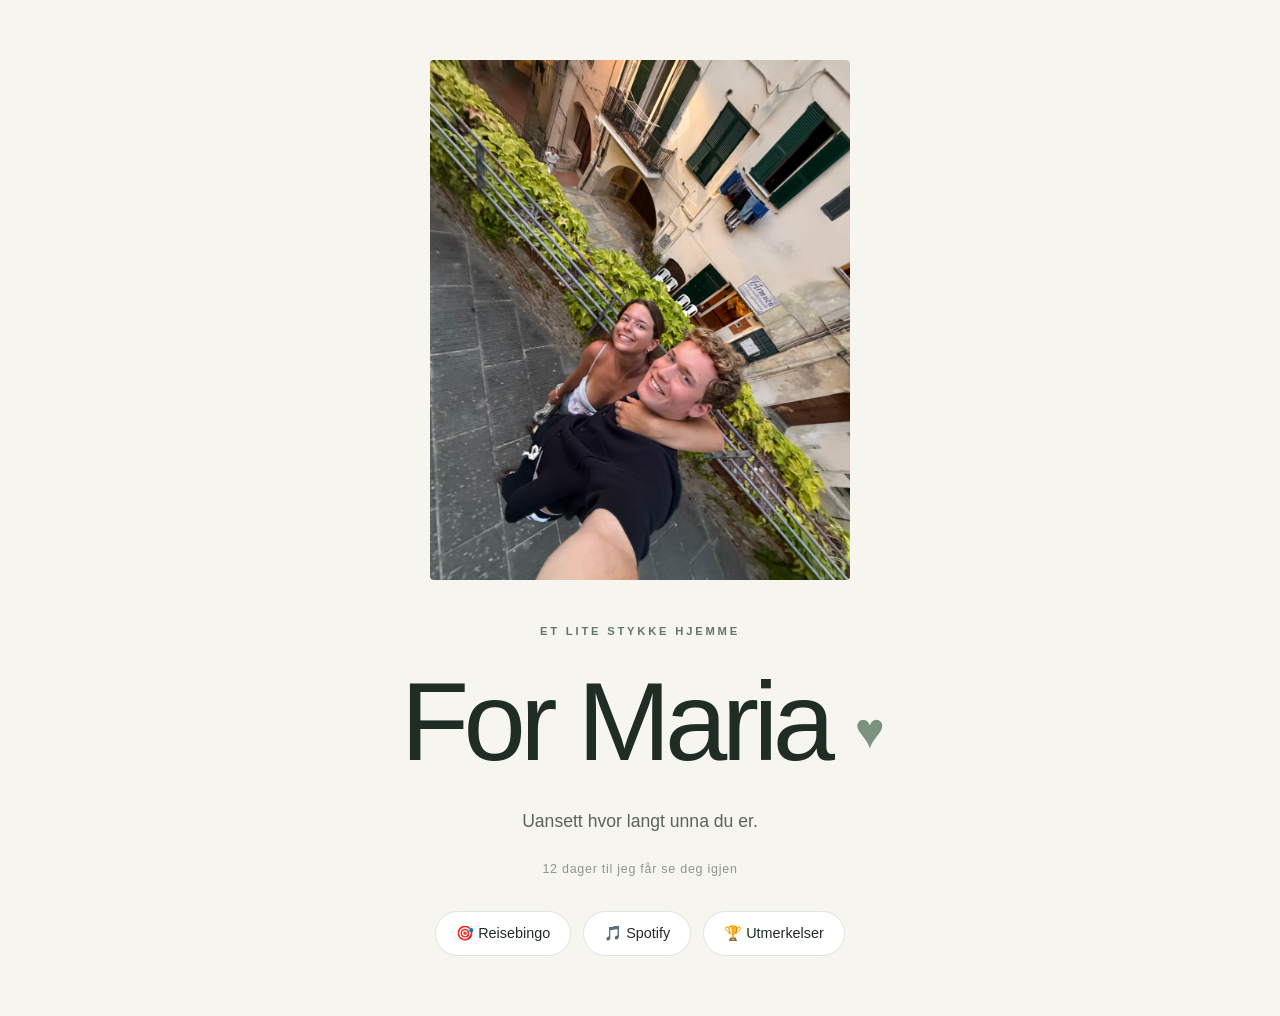
<file: index.html>
<!DOCTYPE html>
<html lang="no">
<head>
    <meta charset="UTF-8">
    <meta name="viewport" content="width=device-width, initial-scale=1.0">
    <title>For Maria ❤️</title>
    <link rel="stylesheet" href="style.css?v=4">
</head>

<body>

    <main class="home">

    <img 
        src="images/IMG_6119.jpeg" 
        alt="Maria og meg"
        class="hero-image"
    >

    <p class="eyebrow">ET LITE STYKKE HJEMME</p>

    <h1>For Maria <span>♥</span></h1>

    <p class="intro">
        Uansett hvor langt unna du er.
    </p>
    <p class="countdown" id="countdown"></p>
<nav class="navigation">

    <a href="bingo.html" class="nav-button">
        🎯 Reisebingo
    </a>

    <a href="spotify.html" class="nav-button">
    🎵 Spotify
    <a href="awards.html" class="nav-button">
    🏆 Utmerkelser
</a>
</a>

</nav>
</main>
<script src="js/countdown.js?v=4"></script>
</body>
</html>
</file>
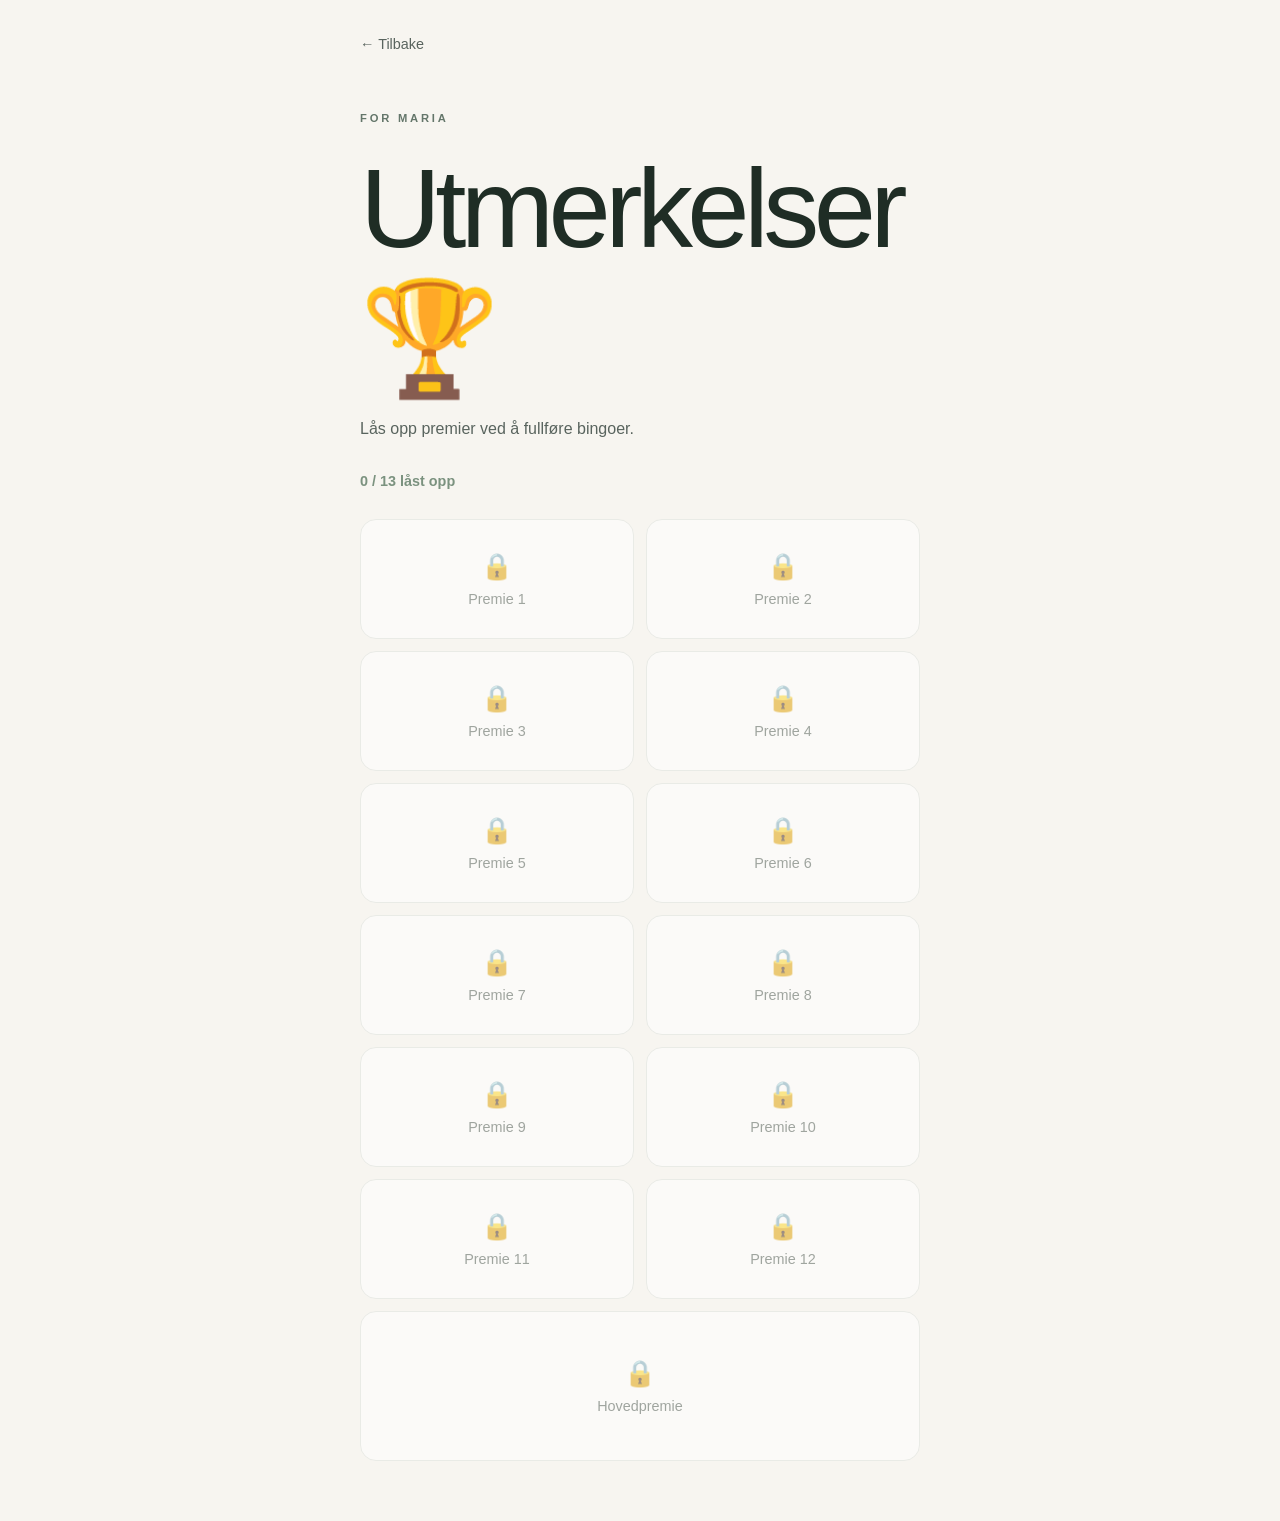
<file: awards.html>
<!DOCTYPE html>
<html lang="no">
<head>
    <meta charset="UTF-8">
    <meta name="viewport" content="width=device-width, initial-scale=1.0">
    <title>Utmerkelser – For Maria</title>
    <link rel="stylesheet" href="style.css?v=5">
</head>

<body>

    <main class="awards-page">

        <a href="index.html" class="back-button">
            ← Tilbake
        </a>

        <p class="eyebrow">FOR MARIA</p>

        <h1>Utmerkelser 🏆</h1>

        <p class="page-intro">
            Lås opp premier ved å fullføre bingoer.
        </p>

        <div class="awards-progress">
            <span id="awards-count">0</span> / 13 låst opp
        </div>

        <div class="awards-grid">
<div class="letter-overlay" id="letter-overlay">

    <div class="secret-letter">

        <button class="letter-close" id="letter-close">
            &times;
        </button>

        <p class="eyebrow">ÅPNE NÅR DU SAVNER MEG</p>

        <h2>Til Maria ♥</h2>

        <div class="letter-text">
            <p>
                Hei Maria! ❤️
            </p>
            <p>
                Så moro at du faktisk tar i bruk gaven og fullfører bingoen.
            </p>
            <p>
                Jeg gleder meg helt sinnssykt mye til å kunne tilbringe dager og netter sammen med deg igjen. Til å erte hverandre, og til at jeg terger deg helt til vannet nesten renner over. Til å sitte og se på en eller annen serie og så vidt komme oss gjennom én episode før vi blir altfor opptatt med hverandre. Og til de dagene hvor tiden bare flyr, og hele dagen plutselig har gått før vi egentlig har kommet oss ut av senga.
            </p>
            <p>
                Jeg gleder meg til å være en enda nærmere del av hverdagen din, og til å fortsette på den fine tiden vi hadde sammen i sommer – med så mye latter, så mange smil og virkelig carzy gode minner.
            </p>
            <p>
                Savner deg, og gleder meg skikkelig til fortsettelsen.
            </p>
            <p>
                Glad i deg ❤️
            </p>
        </div>

    </div>

</div>
    <div class="award-card locked" data-award="1">
    <span class="award-icon">🔒</span>
    <span class="award-label">Premie 1</span>
    <p class="award-reward">En sang fra meg 🎵</p>

    <button class="reward-button multi-redeem-button" data-limit="3">
        Løs inn premie
    </button>

    <p class="multi-redeem-status">
        <span class="used-count">0</span> / 3 brukt
    </p>
</div>

   <div class="award-card locked" data-award="2">
    <span class="award-icon">🔒</span>
    <span class="award-label">Premie 2</span>
    <p class="award-reward">Kaffe på meg ☕</p>

    <button class="reward-button redeem-button">
        Løs inn premie
    </button>

    <button class="redeemed-text">
        Løst inn ✓
    </button>
</div>


<div class="award-card locked" data-award="3">
    <span class="award-icon">🔒</span>
    <span class="award-label">Premie 3</span>
    <p class="award-reward">Åpne når du savner meg 💌</p>

    <button class="reward-button letter-button">
        Åpne brevet
    </button>
</div>


<div class="award-card locked" data-award="4">
    <span class="award-icon">🔒</span>
    <span class="award-label">Premie 4</span>
    <p class="award-reward">Mitt bildevalg 📸</p>

    <button class="reward-button multi-redeem-button" data-limit="5">
        Løs inn premie
    </button>

    <p class="multi-redeem-status">
        <span class="used-count">0</span> / 5 brukt
    </p>
</div>


<div class="award-card locked" data-award="5">
    <span class="award-icon">🔒</span>
    <span class="award-label">Premie 5</span>
    <p class="award-reward">En drink på meg 🍹</p>

    <button class="reward-button redeem-button">
        Løs inn premie
    </button>

    <button class="redeemed-text">
        Løst inn ✓
    </button>
</div>


<div class="award-card locked" data-award="6">
    <span class="award-icon">🔒</span>
    <span class="award-label">Premie 6</span>
    <p class="award-reward">Valgfri kino når du kommer hjem 🎬</p>

    <button class="reward-button redeem-button">
        Løs inn premie
    </button>

    <button class="redeemed-text">
        Løst inn ✓
    </button>
</div>


<div class="award-card locked" data-award="7">
    <span class="award-icon">🔒</span>
    <span class="award-label">Premie 7</span>
    <p class="award-reward">Middag på meg 🍽️</p>

    <button class="reward-button redeem-button">
        Løs inn premie
    </button>

    <button class="redeemed-text">
        Løst inn ✓
    </button>
</div>


<div class="award-card locked" data-award="8">
    <span class="award-icon">🔒</span>
    <span class="award-label">Premie 8</span>
    <p class="award-reward">Tre valg 🗺️</p>

    <button class="reward-button redeem-button">
        Løs inn premie
    </button>

    <button class="redeemed-text">
        Løst inn ✓
    </button>
</div>


<div class="award-card locked" data-award="9">
    <span class="award-icon">🔒</span>
    <span class="award-label">Premie 9</span>
    <p class="award-reward">En overraskelse hjemmefra 📦</p>

    <button class="reward-button redeem-button">
        Løs inn premie
    </button>

    <button class="redeemed-text">
        Løst inn ✓
    </button>
</div>


<div class="award-card locked" data-award="10">
    <span class="award-icon">🔒</span>
    <span class="award-label">Premie 10</span>
    <p class="award-reward">Maria bestemmer 👑</p>

    <button class="reward-button redeem-button">
        Løs inn premie
    </button>

    <button class="redeemed-text">
        Løst inn ✓
    </button>
</div>


<div class="award-card locked" data-award="11">
    <span class="award-icon">🔒</span>
    <span class="award-label">Premie 11</span>
    <p class="award-reward">Reise-wildcard ✈️</p>

    <button class="reward-button redeem-button">
        Løs inn premie
    </button>

    <button class="redeemed-text">
        Løst inn ✓
    </button>
</div>


<div class="award-card locked" data-award="12">
    <span class="award-icon">🔒</span>
    <span class="award-label">Premie 12</span>
    <p class="award-reward">Valgfri TikTok med meg 📱</p>

    <button class="reward-button redeem-button">
        Løs inn premie
    </button>

    <button class="redeemed-text">
        Løst inn ✓
    </button>
</div>


<div class="award-card locked grand-prize" data-award="13">
    <span class="award-icon">🔒</span>
    <span class="award-label">Hovedpremie</span>
    <p class="award-reward">Velkommen hjem-gave 🏆</p>

    <button class="reward-button redeem-button">
        Løs inn premie
    </button>

    <button class="redeemed-text">
        Løst inn ✓
    </button>
</div>

    </main>
<script src="js/awards.js?v=5"></script>
</body>
</html>
</file>
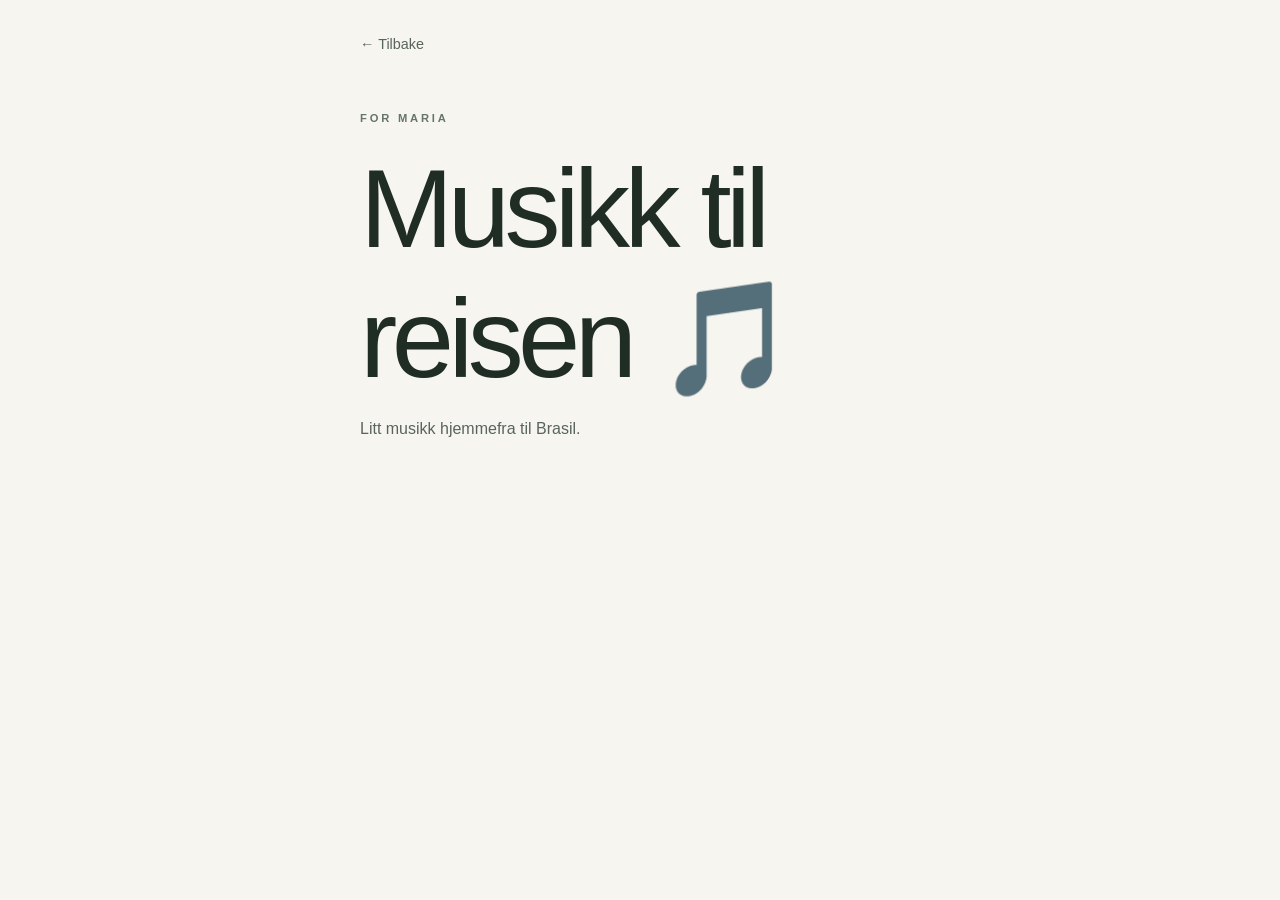
<file: spotify.html>
<!DOCTYPE html>
<html lang="no">
<head>
    <meta charset="UTF-8">
    <meta name="viewport" content="width=device-width, initial-scale=1.0">
    <title>Spotify – For Maria</title>
   <link rel="stylesheet" href="style.css?v=3">
</head>

<body>

    <main class="content-page">

        <a href="index.html" class="back-button">
            ← Tilbake
        </a>

        <p class="eyebrow">FOR MARIA</p>

        <h1>Musikk til reisen 🎵</h1>

        <p class="page-intro">
            Litt musikk hjemmefra til Brasil.
        </p>

        <div class="spotify-container">

    <iframe
        style="border-radius:12px"
        src="https://open.spotify.com/embed/playlist/5EnkEVGc51DLE10mL25FpC"
        width="100%"
        height="352"
        frameborder="0"
        allowfullscreen=""
        allow="autoplay; clipboard-write; encrypted-media; fullscreen; picture-in-picture"
        loading="lazy">
    </iframe>

</div>

    </main>

</body>
</html>
</file>
<file: style.css>
.hero-image {
    width: min(80vw, 420px);
    height: 520px;
    object-fit: cover;
    border-radius: 4px;
    margin-bottom: 45px;
}
* {
    box-sizing: border-box;
}

body {
    margin: 0;
    min-height: 100vh;
    background: #f7f5f0;
    color: #1f2d25;
    font-family: Arial, sans-serif;
}

.home {
    min-height: 100vh;

    display: flex;
    flex-direction: column;
    justify-content: center;
    align-items: center;

    text-align: center;
    padding: 60px 25px;
}

.eyebrow {
    margin: 0 0 20px 0;

    font-size: 0.7rem;
    letter-spacing: 0.25em;
    font-weight: 600;

    color: #64766a;
}

h1 {
    margin: 0;

    font-size: clamp(3.5rem, 12vw, 7rem);
    font-weight: 400;
    letter-spacing: -0.05em;
}

h1 span {
    font-size: 0.45em;
    vertical-align: middle;
    color: #7b927f;
}

.intro {
    margin-top: 25px;

    font-size: 1.1rem;
    font-weight: 300;

    color: #59645e;
}
.navigation {
    display: flex;
    gap: 12px;
    margin-top: 35px;
    flex-wrap: wrap;
    justify-content: center;
}

.nav-button {
    display: inline-block;

    padding: 13px 20px;

    background: #ffffff;
    color: #1f2d25;

    border: 1px solid #dfe3df;
    border-radius: 30px;

    text-decoration: none;
    font-size: 0.9rem;

    transition: all 0.2s ease;
}

.nav-button:hover {
    transform: translateY(-2px);
    border-color: #9aaa9d;
}
.bingo-page {
    min-height: 100vh;
    padding: 35px 16px 60px;
    max-width: 600px;
    margin: 0 auto;
}

.back-button {
    display: inline-block;
    margin-bottom: 60px;

    color: #59645e;
    text-decoration: none;
    font-size: 0.9rem;
}

.bingo-page h1 {
    font-size: clamp(2.5rem, 10vw, 4rem);
    margin: 0;
}

.bingo-intro {
    color: #59645e;
    margin-top: 15px;
}
.bingo-grid {
    display: grid;
    grid-template-columns: repeat(5, minmax(0, 1fr));
    gap: 6px;

    margin-top: 35px;
    width: 100%;
}

.bingo-square {
    aspect-ratio: 1 / 1;

    padding: 8px;

    background: #ffffff;
    border: 1px solid #dfe3df;
    border-radius: 10px;

    color: #1f2d25;

    font-family: inherit;
    font-size: 0.72rem;
    line-height: 1.25;

    cursor: pointer;

    transition: all 0.2s ease;
}

.bingo-square:hover {
    transform: translateY(-2px);
    border-color: #9aaa9d;
}

.bingo-square.free {
    background: #dfe9e1;
    font-size: 1.3rem;
}
.bingo-square.completed {
    background: #dfe9e1;
    border-color: #9aaa9d;
    text-decoration: line-through;
    transform: scale(0.97);
}

.bingo-square.completed::after {
    content: " ✓";
}
.bingo-progress {
    margin-top: 10px;

    font-size: 0.85rem;
    color: #7b927f;

    font-weight: 600;
}
.content-page {
    min-height: 100vh;
    padding: 35px 20px 60px;
    max-width: 600px;
    margin: 0 auto;
}

.page-intro {
    color: #59645e;
    margin-top: 15px;
    margin-bottom: 35px;
}

.spotify-container {
    width: 100%;
    margin-top: 30px;
}
.countdown {
    margin-top: 12px;
    margin-bottom: 0;

    font-size: 0.78rem;
    letter-spacing: 0.06em;

    color: #8b958f;
}
.bingo-square {
    position: relative;
    overflow: hidden;
}

.proof-image {
    position: absolute;
    inset: 0;

    width: 100%;
    height: 100%;

    object-fit: cover;
}

.proof-check {
    position: absolute;
    top: 5px;
    right: 6px;

    width: 20px;
    height: 20px;

    display: flex;
    align-items: center;
    justify-content: center;

    border-radius: 50%;
    background: rgba(255, 255, 255, 0.9);
    color: #1f2d25;

    font-size: 0.75rem;
    font-weight: 700;
    z-index: 2;
}

.proof-video {
    position: absolute;
    inset: 0;

    width: 100%;
    height: 100%;

    object-fit: cover;
    z-index: 1;
}

.proof-play {
    position: absolute;
    top: 50%;
    left: 50%;

    transform: translate(-50%, -50%);

    width: 28px;
    height: 28px;

    display: flex;
    align-items: center;
    justify-content: center;

    border-radius: 50%;

    background: rgba(255, 255, 255, 0.9);
    color: #1f2d25;

    font-size: 0.75rem;

    z-index: 10;
    cursor: pointer;
}

.proof-remove {
    position: absolute;
    bottom: 5px;
    right: 6px;

    width: 22px;
    height: 22px;

    display: flex;
    align-items: center;
    justify-content: center;

    border-radius: 50%;

    background: rgba(255, 255, 255, 0.95);
    color: #1f2d25;

    font-size: 1rem;
    font-weight: 700;

    z-index: 10;
    cursor: pointer;
}
.awards-page {
    min-height: 100vh;
    padding: 35px 20px 60px;
    max-width: 600px;
    margin: 0 auto;
}

.awards-progress {
    margin-bottom: 30px;
    font-size: 0.9rem;
    color: #7b927f;
    font-weight: 600;
}

.awards-grid {
    display: grid;
    grid-template-columns: repeat(2, 1fr);
    gap: 12px;
}

.award-card {
    min-height: 120px;

    display: flex;
    flex-direction: column;
    align-items: center;
    justify-content: center;

    gap: 10px;

    border: 1px solid #dfe3df;
    border-radius: 16px;

    background: #ffffff;

    text-align: center;
}

.award-card.locked {
    opacity: 0.55;
}

.award-icon {
    font-size: 1.6rem;
}

.award-label {
    font-size: 0.9rem;
    color: #59645e;
}

.grand-prize {
    grid-column: 1 / -1;
    min-height: 150px;
}
.award-card.unlocked {
    opacity: 1;
    border-color: #9aaa9d;
    background: #f3f7f3;
}

.award-card.unlocked .award-label {
    color: #1f2d25;
    font-weight: 600;
}

.grand-prize.unlocked {
    border-color: #7b927f;
    background: #edf4ee;
}
.award-reward {
    margin: 0;
    padding: 0 12px;

    font-size: 0.85rem;
    line-height: 1.4;

    color: #59645e;
}

.award-card.locked .award-reward {
    display: none;
}

.award-card.unlocked .award-reward {
    display: block;
}
.reward-button {
    margin-top: 5px;
    padding: 9px 14px;

    border: 1px solid #cdd6cf;
    border-radius: 20px;

    background: #ffffff;
    color: #1f2d25;

    font-family: inherit;
    font-size: 0.78rem;

    cursor: pointer;
}

.award-card.locked .reward-button {
    display: none;
}

.redeemed-text {
    display: none;

    margin-top: 5px;
    padding: 9px 14px;

    border: 1px solid #cdd6cf;
    border-radius: 20px;

    background: #edf4ee;
    color: #7b927f;

    font-family: inherit;
    font-size: 0.78rem;

    cursor: pointer;
}

.letter-overlay {
    position: fixed;
    inset: 0;

    display: none;
    align-items: center;
    justify-content: center;

    padding: 25px;

    background: rgba(31, 45, 37, 0.55);

    z-index: 100;
}

.letter-overlay.open {
    display: flex;
}

.secret-letter {
    position: relative;

    width: 100%;
    max-width: 480px;

    max-height: 80vh;
    overflow-y: auto;

    padding: 40px 28px;

    background: #f7f5f0;
    border-radius: 18px;

    text-align: left;
}

.secret-letter h2 {
    margin-top: 0;
    font-size: 2rem;
    font-weight: 400;
}

.letter-text {
    color: #59645e;
    line-height: 1.7;
}

.letter-close {
    position: absolute;
    top: 12px;
    right: 15px;

    border: 0;
    background: transparent;

    font-size: 1.5rem;
    cursor: pointer;
}
.award-popup {
    position: fixed;
    inset: 0;

    display: none;
    align-items: center;
    justify-content: center;

    padding: 25px;

    background: rgba(31, 45, 37, 0.55);

    z-index: 200;
}

.award-popup.show {
    display: flex;
}

.award-popup-card {
    width: 100%;
    max-width: 360px;

    padding: 35px 25px;

    background: #f7f5f0;
    border-radius: 20px;

    text-align: center;
}

.award-popup-icon {
    display: block;
    margin-bottom: 12px;

    font-size: 2rem;
}

.award-popup-small {
    margin: 0 0 5px;

    font-size: 0.7rem;
    letter-spacing: 0.12em;

    color: #7b927f;
}

.award-popup-card h2 {
    margin: 5px 0 8px;
}

.award-popup-card p {
    margin-bottom: 20px;
}

.award-popup-button {
    display: block;

    padding: 11px 18px;
    margin-bottom: 10px;

    border-radius: 22px;

    background: #1f2d25;
    color: white;

    text-decoration: none;
    font-size: 0.85rem;
}

.award-popup-close {
    border: 0;
    background: transparent;

    color: #7b927f;
    font-family: inherit;
    font-size: 0.8rem;

    cursor: pointer;
}
.award-card.locked .redeem-button,
.award-card.locked .redeemed-text {
    display: none !important;
}
.award-card.locked .multi-redeem-button,
.award-card.locked .multi-redeem-status {
    display: none !important;
}

.multi-redeem-status {
    margin: 5px 0 0;
    font-size: 0.78rem;
    color: #7b927f;
}
</file>
